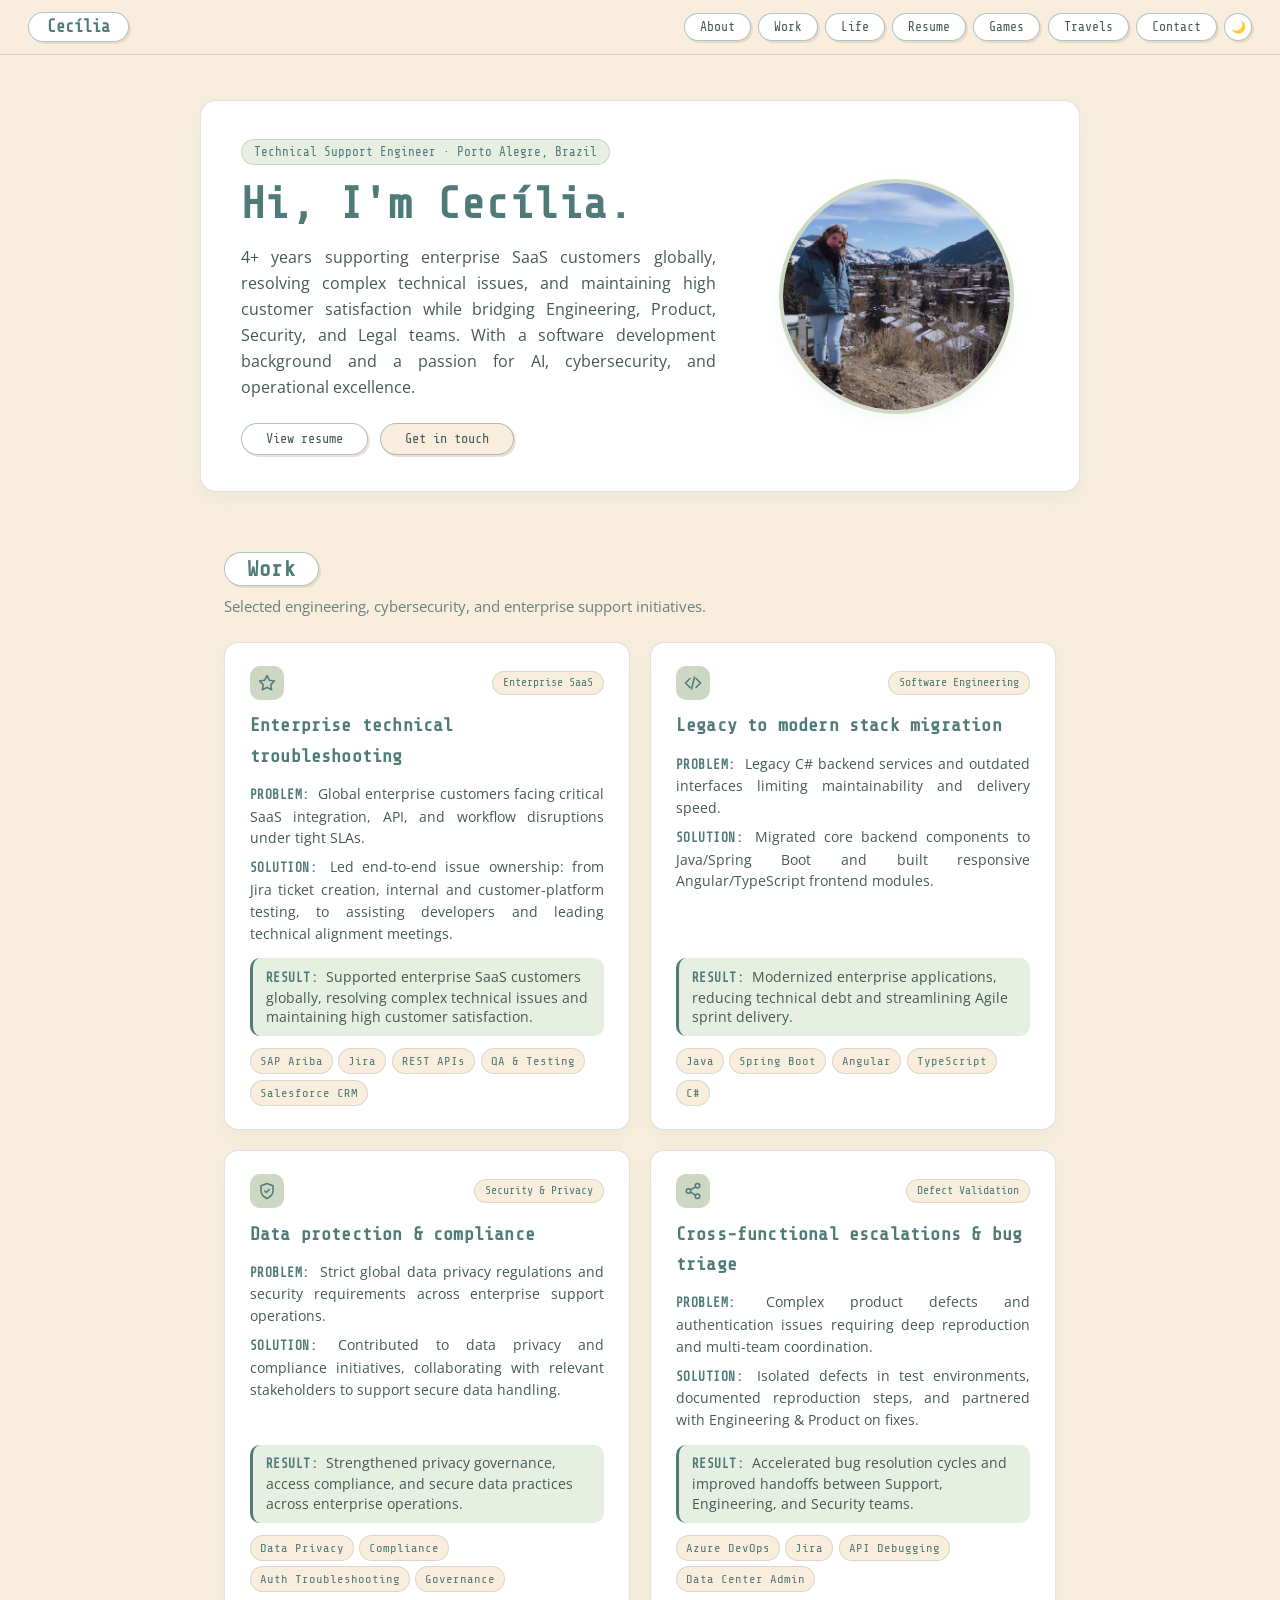
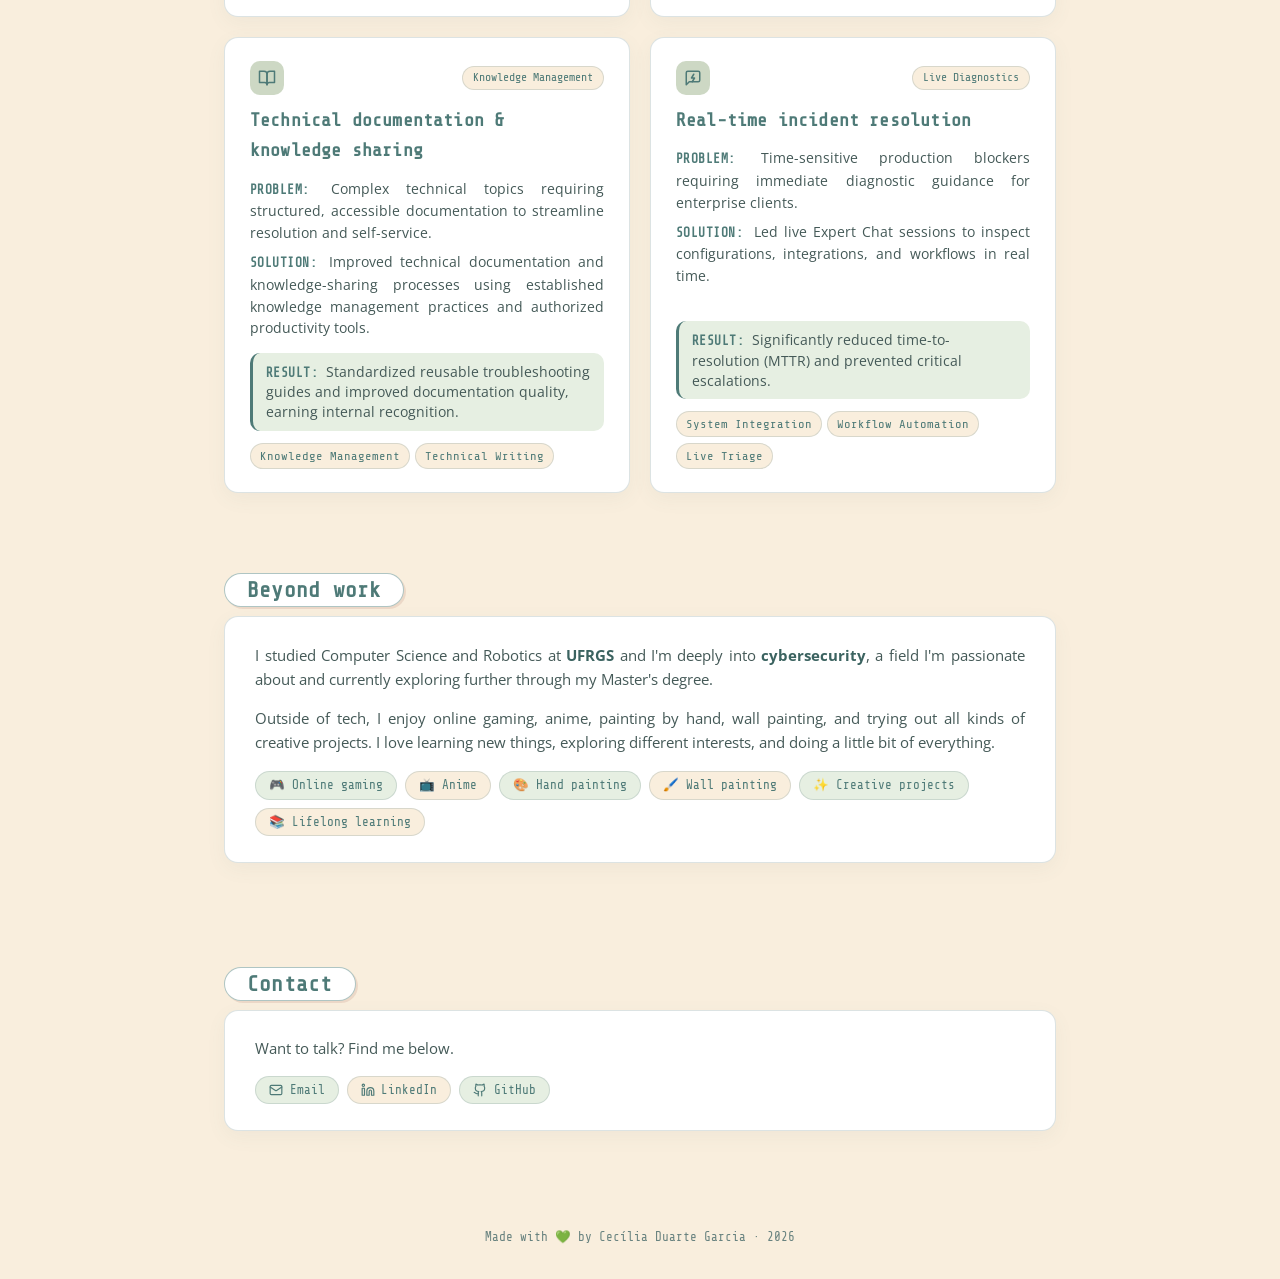
<file: index.html>
<!DOCTYPE html>
<html lang="en">
<head>
  <meta charset="UTF-8" />
  <meta name="viewport" content="width=device-width, initial-scale=1.0" />
  <title>Cecília Duarte Garcia · Technical Support Engineer</title>
  <link rel="icon" type="image/svg+xml" href="favicon.svg" />
  <link rel="preconnect" href="https://fonts.googleapis.com" />
  <link rel="preconnect" href="https://fonts.gstatic.com" crossorigin />
  <link href="https://fonts.googleapis.com/css2?family=Open+Sans:ital,wght@0,400;0,600;0,700;0,800;1,400&display=swap" rel="stylesheet" />
  <link rel="stylesheet" href="style.css" />
</head>
<body>
  <div class="fundo-gradiente"></div>

  <header class="topo">
    <a href="index.html" class="logo">Cecília</a>
    <nav>
      <a href="#about">About</a>
      <a href="#work">Work</a>
      <a href="#life">Life</a>
      <a href="curriculo.html">Resume</a>
      <a href="jogos.html">Games</a>
      <a href="viagens.html">Travels</a>
      <a href="#contact">Contact</a>
      <button id="tema" class="btn-tema" aria-label="Alternar tema claro/escuro">🌙</button>
    </nav>
  </header>

  <!-- Sobre mim -->
  <section id="about" class="hero">
    <div class="hero-grid">
      <div class="hero-texto">
        <p class="eyebrow">Technical Support Engineer · Porto Alegre, Brazil</p>
        <h1>Hi, I'm Cecília.</h1>
        <p class="resumo">
          4+ years supporting enterprise SaaS customers globally, resolving complex
          technical issues, and maintaining high customer satisfaction while bridging
          Engineering, Product, Security, and Legal teams. With a software development
          background and a passion for AI, cybersecurity, and operational excellence.
        </p>
        <div class="hero-botoes">
          <a href="curriculo.html" class="botao">View resume</a>
          <a href="#contact" class="botao botao-secundario">Get in touch</a>
        </div>
      </div>
      <img src="fotos/perfil.jpg" alt="Cecília in front of Sun Valley, Idaho" class="hero-foto" />
    </div>
  </section>

  <!-- Work -->
  <section id="work" class="secao">
    <h2>Work</h2>
    <p class="secao-intro">Selected engineering, cybersecurity, and enterprise support initiatives.</p>
    <div class="grade-projetos">
      <article class="card">
        <div class="card-cabecalho-icone">
          <span class="work-icone" aria-hidden="true">
            <svg viewBox="0 0 24 24" fill="none" stroke="currentColor" stroke-width="2" stroke-linecap="round" stroke-linejoin="round"><polygon points="12 2 15.09 8.26 22 9.27 17 14.14 18.18 21.02 12 17.77 5.82 21.02 7 14.14 2 9.27 8.91 8.26 12 2"/></svg>
          </span>
          <span class="tag">Enterprise SaaS</span>
        </div>
        <h3>Enterprise technical troubleshooting</h3>
        <ul class="work-detalhes">
          <li><span class="work-label">Problem:</span> Global enterprise customers facing critical SaaS integration, API, and workflow disruptions under tight SLAs.</li>
          <li><span class="work-label">Solution:</span> Led end-to-end issue ownership: from Jira ticket creation, internal and customer-platform testing, to assisting developers and leading technical alignment meetings.</li>
        </ul>
        <div class="work-resultado">
          <span class="work-label">Result:</span> Supported enterprise SaaS customers globally, resolving complex technical issues and maintaining high customer satisfaction.
        </div>
        <div class="work-stack">
          <span>SAP Ariba</span>
          <span>Jira</span>
          <span>REST APIs</span>
          <span>QA &amp; Testing</span>
          <span>Salesforce CRM</span>
        </div>
      </article>

      <article class="card">
        <div class="card-cabecalho-icone">
          <span class="work-icone" aria-hidden="true">
            <svg viewBox="0 0 24 24" fill="none" stroke="currentColor" stroke-width="2" stroke-linecap="round" stroke-linejoin="round"><polyline points="16 18 22 12 16 6"/><polyline points="8 6 2 12 8 18"/><line x1="14" y1="4" x2="10" y2="20"/></svg>
          </span>
          <span class="tag">Software Engineering</span>
        </div>
        <h3>Legacy to modern stack migration</h3>
        <ul class="work-detalhes">
          <li><span class="work-label">Problem:</span> Legacy C# backend services and outdated interfaces limiting maintainability and delivery speed.</li>
          <li><span class="work-label">Solution:</span> Migrated core backend components to Java/Spring Boot and built responsive Angular/TypeScript frontend modules.</li>
        </ul>
        <div class="work-resultado">
          <span class="work-label">Result:</span> Modernized enterprise applications, reducing technical debt and streamlining Agile sprint delivery.
        </div>
        <div class="work-stack">
          <span>Java</span>
          <span>Spring Boot</span>
          <span>Angular</span>
          <span>TypeScript</span>
          <span>C#</span>
        </div>
      </article>

      <article class="card">
        <div class="card-cabecalho-icone">
          <span class="work-icone" aria-hidden="true">
            <svg viewBox="0 0 24 24" fill="none" stroke="currentColor" stroke-width="2" stroke-linecap="round" stroke-linejoin="round"><path d="M12 22s8-4 8-10V5l-8-3-8 3v7c0 6 8 10 8 10z"/><polyline points="9 12 11 14 15 10"/></svg>
          </span>
          <span class="tag">Security &amp; Privacy</span>
        </div>
        <h3>Data protection &amp; compliance</h3>
        <ul class="work-detalhes">
          <li><span class="work-label">Problem:</span> Strict global data privacy regulations and security requirements across enterprise support operations.</li>
          <li><span class="work-label">Solution:</span> Contributed to data privacy and compliance initiatives, collaborating with relevant stakeholders to support secure data handling.</li>
        </ul>
        <div class="work-resultado">
          <span class="work-label">Result:</span> Strengthened privacy governance, access compliance, and secure data practices across enterprise operations.
        </div>
        <div class="work-stack">
          <span>Data Privacy</span>
          <span>Compliance</span>
          <span>Auth Troubleshooting</span>
          <span>Governance</span>
        </div>
      </article>

      <article class="card">
        <div class="card-cabecalho-icone">
          <span class="work-icone" aria-hidden="true">
            <svg viewBox="0 0 24 24" fill="none" stroke="currentColor" stroke-width="2" stroke-linecap="round" stroke-linejoin="round"><circle cx="18" cy="5" r="3"/><circle cx="6" cy="12" r="3"/><circle cx="18" cy="19" r="3"/><line x1="8.59" y1="13.51" x2="15.42" y2="17.49"/><line x1="15.41" y1="6.51" x2="8.59" y2="10.49"/></svg>
          </span>
          <span class="tag">Defect Validation</span>
        </div>
        <h3>Cross-functional escalations &amp; bug triage</h3>
        <ul class="work-detalhes">
          <li><span class="work-label">Problem:</span> Complex product defects and authentication issues requiring deep reproduction and multi-team coordination.</li>
          <li><span class="work-label">Solution:</span> Isolated defects in test environments, documented reproduction steps, and partnered with Engineering &amp; Product on fixes.</li>
        </ul>
        <div class="work-resultado">
          <span class="work-label">Result:</span> Accelerated bug resolution cycles and improved handoffs between Support, Engineering, and Security teams.
        </div>
        <div class="work-stack">
          <span>Azure DevOps</span>
          <span>Jira</span>
          <span>API Debugging</span>
          <span>Data Center Admin</span>
        </div>
      </article>

      <article class="card">
        <div class="card-cabecalho-icone">
          <span class="work-icone" aria-hidden="true">
            <svg viewBox="0 0 24 24" fill="none" stroke="currentColor" stroke-width="2" stroke-linecap="round" stroke-linejoin="round"><path d="M2 3h6a4 4 0 0 1 4 4v14a3 3 0 0 0-3-3H2z"/><path d="M22 3h-6a4 4 0 0 0-4 4v14a3 3 0 0 1 3-3h7z"/></svg>
          </span>
          <span class="tag">Knowledge Management</span>
        </div>
        <h3>Technical documentation &amp; knowledge sharing</h3>
        <ul class="work-detalhes">
          <li><span class="work-label">Problem:</span> Complex technical topics requiring structured, accessible documentation to streamline resolution and self-service.</li>
          <li><span class="work-label">Solution:</span> Improved technical documentation and knowledge-sharing processes using established knowledge management practices and authorized productivity tools.</li>
        </ul>
        <div class="work-resultado">
          <span class="work-label">Result:</span> Standardized reusable troubleshooting guides and improved documentation quality, earning internal recognition.
        </div>
        <div class="work-stack">
          <span>Knowledge Management</span>
          <span>Technical Writing</span>
        </div>
      </article>

      <article class="card">
        <div class="card-cabecalho-icone">
          <span class="work-icone" aria-hidden="true">
            <svg viewBox="0 0 24 24" fill="none" stroke="currentColor" stroke-width="2" stroke-linecap="round" stroke-linejoin="round"><path d="M21 15a2 2 0 0 1-2 2H7l-4 4V5a2 2 0 0 1 2-2h14a2 2 0 0 1 2 2z"/><path d="M13 7l-3 5h4l-3 5"/></svg>
          </span>
          <span class="tag">Live Diagnostics</span>
        </div>
        <h3>Real-time incident resolution</h3>
        <ul class="work-detalhes">
          <li><span class="work-label">Problem:</span> Time-sensitive production blockers requiring immediate diagnostic guidance for enterprise clients.</li>
          <li><span class="work-label">Solution:</span> Led live Expert Chat sessions to inspect configurations, integrations, and workflows in real time.</li>
        </ul>
        <div class="work-resultado">
          <span class="work-label">Result:</span> Significantly reduced time-to-resolution (MTTR) and prevented critical escalations.
        </div>
        <div class="work-stack">
          <span>System Integration</span>
          <span>Workflow Automation</span>
          <span>Live Triage</span>
        </div>
      </article>
    </div>
  </section>

  <!-- Vida pessoal -->
  <section id="life" class="secao">
    <h2>Beyond work</h2>
    <div class="texto">
      <p>
        I studied Computer Science and Robotics at <strong>UFRGS</strong> and I'm
        deeply into <strong>cybersecurity</strong>, a field I'm passionate about
        and currently exploring further through my Master's degree.
      </p>
      <p>
        Outside of tech, I enjoy online gaming, anime, painting by hand, wall
        painting, and trying out all kinds of creative projects. I love learning
        new things, exploring different interests, and doing a little bit of
        everything.
      </p>
      <div class="chips">
        <span class="chip">🎮 Online gaming</span>
        <span class="chip">📺 Anime</span>
        <span class="chip">🎨 Hand painting</span>
        <span class="chip">🖌️ Wall painting</span>
        <span class="chip">✨ Creative projects</span>
        <span class="chip">📚 Lifelong learning</span>
      </div>
    </div>
  </section>

  <!-- Contato -->
  <section id="contact" class="secao">
    <h2>Contact</h2>
    <div class="texto">
      <p>Want to talk? Find me below.</p>
      <div class="chips links-contato">
        <a href="mailto:cecilia.duarte.garcia@gmail.com" class="chip">
          <svg width="14" height="14" viewBox="0 0 24 24" fill="none" stroke="currentColor" stroke-width="2" stroke-linecap="round" stroke-linejoin="round" aria-hidden="true"><rect x="2" y="4" width="20" height="16" rx="2"/><path d="m22 7-8.97 5.7a1.94 1.94 0 0 1-2.06 0L2 7"/></svg>
          Email
        </a>
        <a href="https://www.linkedin.com/in/ceciliadgarcia/" target="_blank" rel="noopener" class="chip">
          <svg width="14" height="14" viewBox="0 0 24 24" fill="none" stroke="currentColor" stroke-width="2" stroke-linecap="round" stroke-linejoin="round" aria-hidden="true"><path d="M16 8a6 6 0 0 1 6 6v7h-4v-7a2 2 0 0 0-2-2 2 2 0 0 0-2 2v7h-4v-7a6 6 0 0 1 6-6z"/><rect x="2" y="9" width="4" height="12"/><circle cx="4" cy="4" r="2"/></svg>
          LinkedIn
        </a>
        <a href="https://github.com/Ceciliadg" target="_blank" rel="noopener" class="chip">
          <svg width="14" height="14" viewBox="0 0 24 24" fill="none" stroke="currentColor" stroke-width="2" stroke-linecap="round" stroke-linejoin="round" aria-hidden="true"><path d="M15 22v-4a4.8 4.8 0 0 0-1-3.5c3 0 6-2 6-5.5.08-1.25-.27-2.48-1-3.5.28-1.15.28-2.35 0-3.5 0 0-1 0-3 1.5-2.64-.5-5.36-.5-8 0C6 2 5 2 5 2c-.3 1.15-.3 2.35 0 3.5A5.403 5.403 0 0 0 4 9c0 3.5 3 5.5 6 5.5-.39.49-.68 1.05-.85 1.65-.17.6-.22 1.23-.15 1.85v4"/><path d="M9 18c-4.51 2-5-2-7-2"/></svg>
          GitHub
        </a>
      </div>
    </div>
  </section>

  <footer>
    <p>Made with 💚 by Cecília Duarte Garcia · 2026</p>
  </footer>

  <script src="script.js"></script>
</body>
</html>
</file>
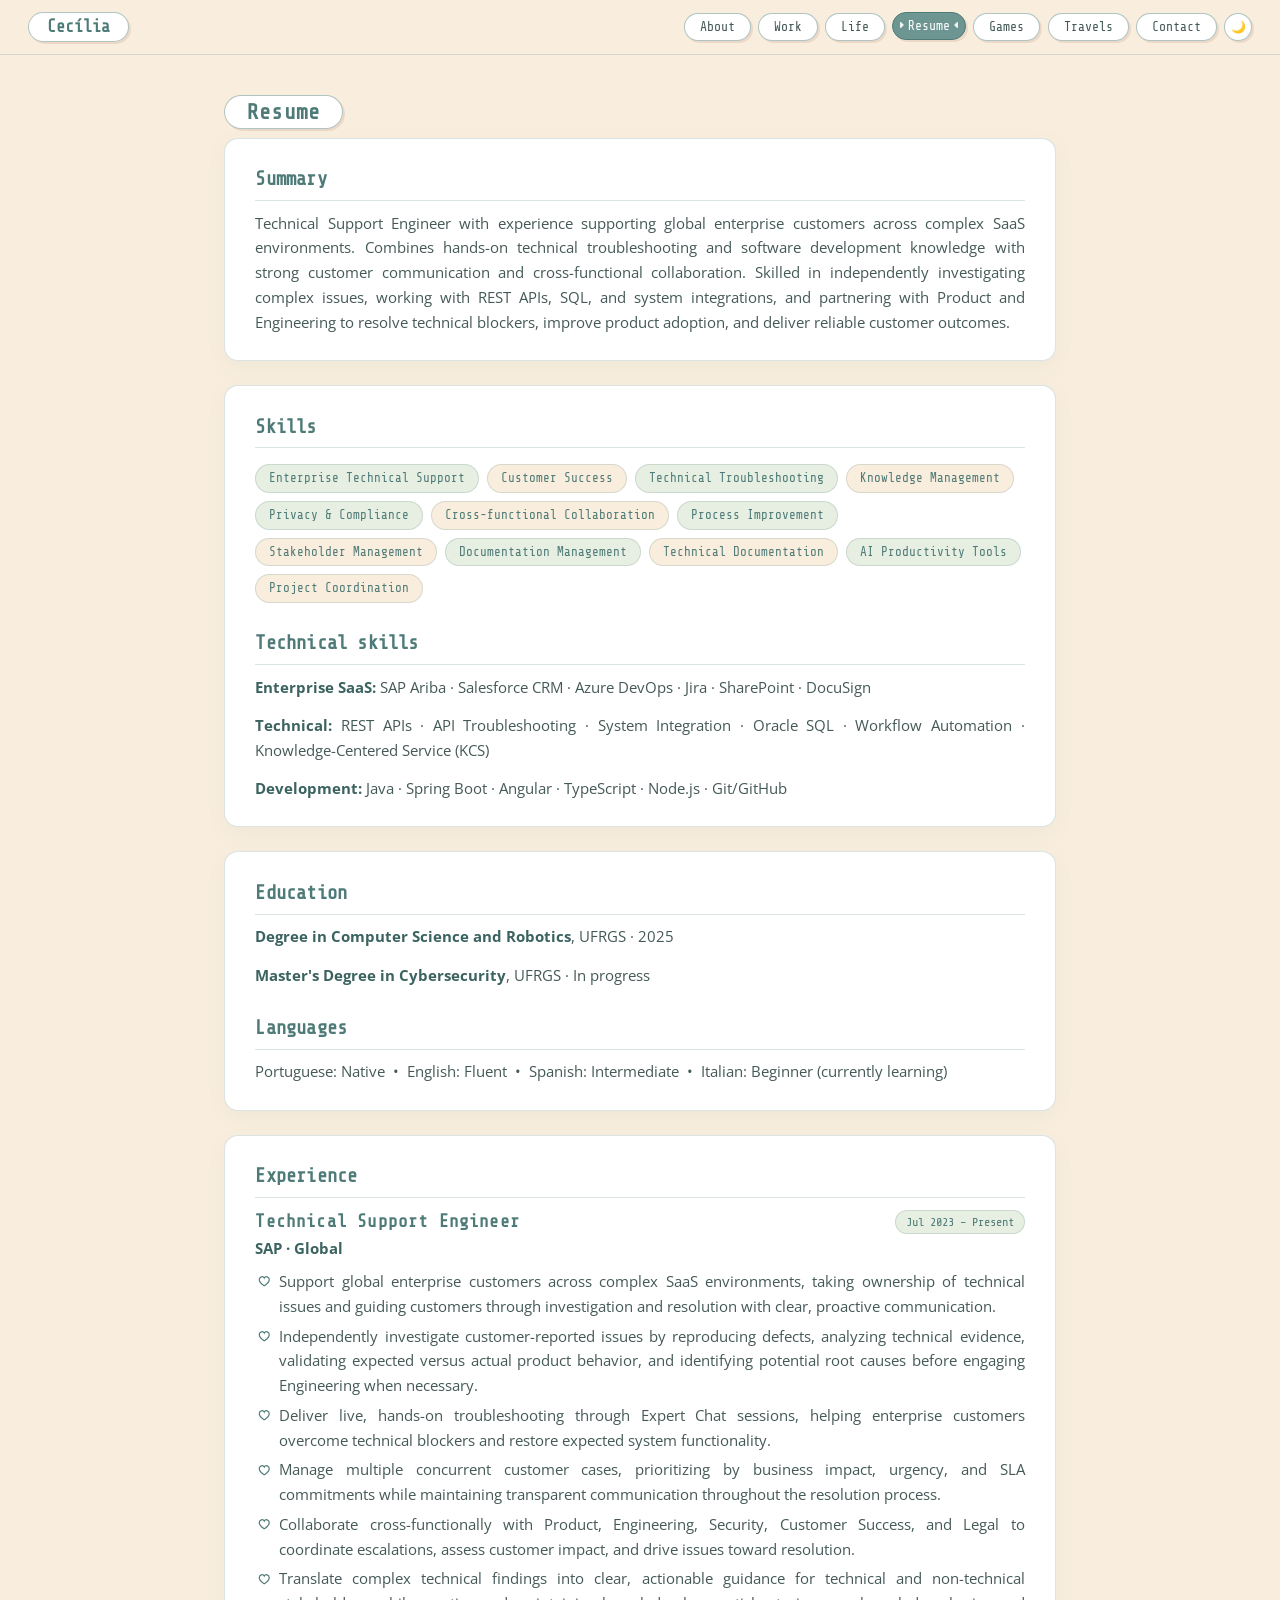
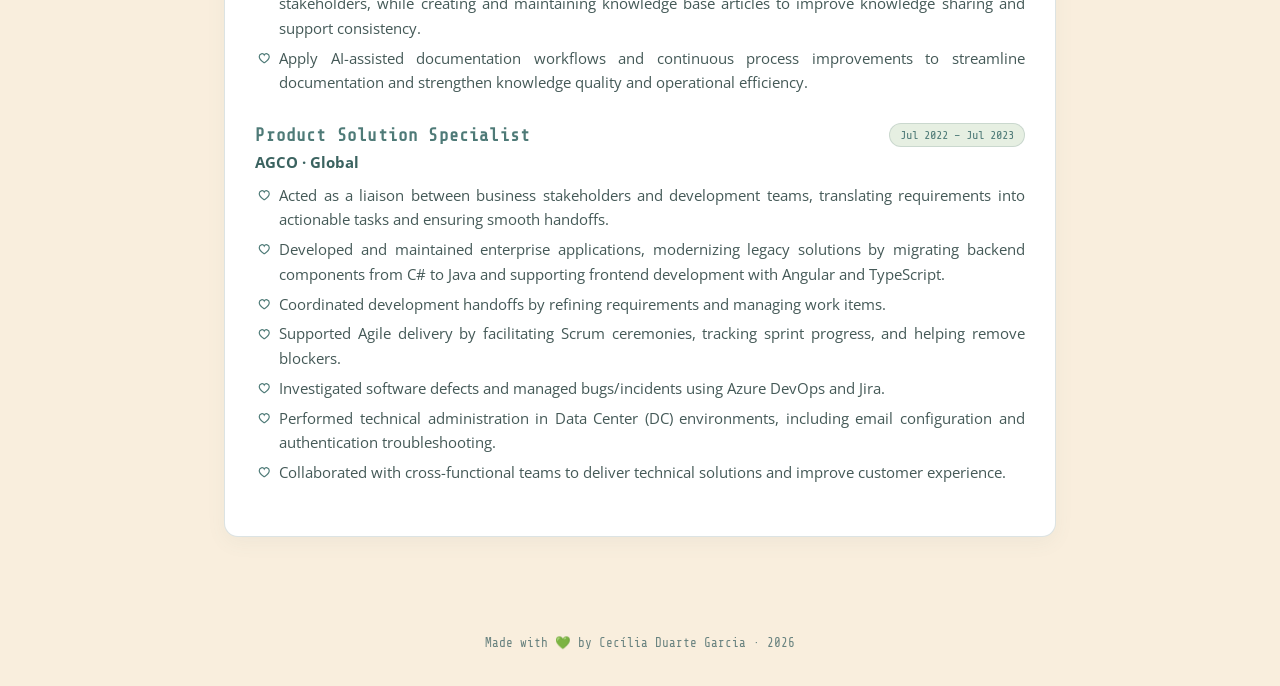
<file: curriculo.html>
<!DOCTYPE html>
<html lang="en">
<head>
  <meta charset="UTF-8" />
  <meta name="viewport" content="width=device-width, initial-scale=1.0" />
  <title>Resume · Cecília Duarte Garcia</title>
  <link rel="icon" type="image/svg+xml" href="favicon.svg" />
  <link rel="preconnect" href="https://fonts.googleapis.com" />
  <link rel="preconnect" href="https://fonts.gstatic.com" crossorigin />
  <link href="https://fonts.googleapis.com/css2?family=Open+Sans:ital,wght@0,400;0,600;0,700;0,800;1,400&display=swap" rel="stylesheet" />
  <link rel="stylesheet" href="style.css" />
</head>
<body>
  <div class="fundo-gradiente"></div>

  <header class="topo">
    <a href="index.html" class="logo">Cecília</a>
    <nav>
      <a href="index.html#about">About</a>
      <a href="index.html#work">Work</a>
      <a href="index.html#life">Life</a>
      <a href="curriculo.html" class="ativo">Resume</a>
      <a href="jogos.html">Games</a>
      <a href="viagens.html">Travels</a>
      <a href="index.html#contact">Contact</a>
      <button id="tema" class="btn-tema" aria-label="Alternar tema claro/escuro">🌙</button>
    </nav>
  </header>

  <section class="secao cv">
    <h2>Resume</h2>

    <div class="texto">
      <h3 class="cv-titulo">Summary</h3>
      <p>
        Technical Support Engineer with experience supporting global enterprise
        customers across complex SaaS environments. Combines hands-on technical
        troubleshooting and software development knowledge with strong customer
        communication and cross-functional collaboration. Skilled in independently
        investigating complex issues, working with REST APIs, SQL, and system
        integrations, and partnering with Product and Engineering to resolve
        technical blockers, improve product adoption, and deliver reliable customer
        outcomes.
      </p>
    </div>

    <div class="texto">
      <h3 class="cv-titulo">Skills</h3>
      <div class="chips">
        <span class="chip">Enterprise Technical Support</span>
        <span class="chip">Customer Success</span>
        <span class="chip">Technical Troubleshooting</span>
        <span class="chip">Knowledge Management</span>
        <span class="chip">Privacy &amp; Compliance</span>
        <span class="chip">Cross-functional Collaboration</span>
        <span class="chip">Process Improvement</span>
        <span class="chip">Stakeholder Management</span>
        <span class="chip">Documentation Management</span>
        <span class="chip">Technical Documentation</span>
        <span class="chip">AI Productivity Tools</span>
        <span class="chip">Project Coordination</span>
      </div>

      <h3 class="cv-titulo">Technical skills</h3>
      <p><strong>Enterprise SaaS:</strong> SAP Ariba · Salesforce CRM · Azure DevOps · Jira · SharePoint · DocuSign</p>
      <p><strong>Technical:</strong> REST APIs · API Troubleshooting · System Integration · Oracle SQL · Workflow Automation · Knowledge-Centered Service (KCS)</p>
      <p><strong>Development:</strong> Java · Spring Boot · Angular · TypeScript · Node.js · Git/GitHub</p>
    </div>

    <div class="texto">
      <h3 class="cv-titulo">Education</h3>
      <p><strong>Degree in Computer Science and Robotics</strong>, UFRGS · 2025</p>
      <p><strong>Master's Degree in Cybersecurity</strong>, UFRGS · In progress</p>

      <h3 class="cv-titulo">Languages</h3>
      <p>Portuguese: Native &nbsp;•&nbsp; English: Fluent &nbsp;•&nbsp; Spanish: Intermediate &nbsp;•&nbsp; Italian: Beginner (currently learning)</p>
    </div>

    <div class="texto">
      <h3 class="cv-titulo">Experience</h3>

      <div class="exp">
        <div class="exp-cabecalho">
          <h4>Technical Support Engineer</h4>
          <span class="exp-data">Jul 2023 – Present</span>
        </div>
        <p class="exp-empresa">SAP · Global</p>
        <ul>
          <li>Support global enterprise customers across complex SaaS environments, taking ownership of technical issues and guiding customers through investigation and resolution with clear, proactive communication.</li>
          <li>Independently investigate customer-reported issues by reproducing defects, analyzing technical evidence, validating expected versus actual product behavior, and identifying potential root causes before engaging Engineering when necessary.</li>
          <li>Deliver live, hands-on troubleshooting through Expert Chat sessions, helping enterprise customers overcome technical blockers and restore expected system functionality.</li>
          <li>Manage multiple concurrent customer cases, prioritizing by business impact, urgency, and SLA commitments while maintaining transparent communication throughout the resolution process.</li>
          <li>Collaborate cross-functionally with Product, Engineering, Security, Customer Success, and Legal to coordinate escalations, assess customer impact, and drive issues toward resolution.</li>
          <li>Translate complex technical findings into clear, actionable guidance for technical and non-technical stakeholders, while creating and maintaining knowledge base articles to improve knowledge sharing and support consistency.</li>
          <li>Apply AI-assisted documentation workflows and continuous process improvements to streamline documentation and strengthen knowledge quality and operational efficiency.</li>
        </ul>
      </div>

      <div class="exp">
        <div class="exp-cabecalho">
          <h4>Product Solution Specialist</h4>
          <span class="exp-data">Jul 2022 – Jul 2023</span>
        </div>
        <p class="exp-empresa">AGCO · Global</p>
        <ul>
          <li>Acted as a liaison between business stakeholders and development teams, translating requirements into actionable tasks and ensuring smooth handoffs.</li>
          <li>Developed and maintained enterprise applications, modernizing legacy solutions by migrating backend components from C# to Java and supporting frontend development with Angular and TypeScript.</li>
          <li>Coordinated development handoffs by refining requirements and managing work items.</li>
          <li>Supported Agile delivery by facilitating Scrum ceremonies, tracking sprint progress, and helping remove blockers.</li>
          <li>Investigated software defects and managed bugs/incidents using Azure DevOps and Jira.</li>
          <li>Performed technical administration in Data Center (DC) environments, including email configuration and authentication troubleshooting.</li>
          <li>Collaborated with cross-functional teams to deliver technical solutions and improve customer experience.</li>
        </ul>
      </div>
    </div>
  </section>

  <footer>
    <p>Made with 💚 by Cecília Duarte Garcia · 2026</p>
  </footer>

  <script src="script.js"></script>
</body>
</html>
</file>
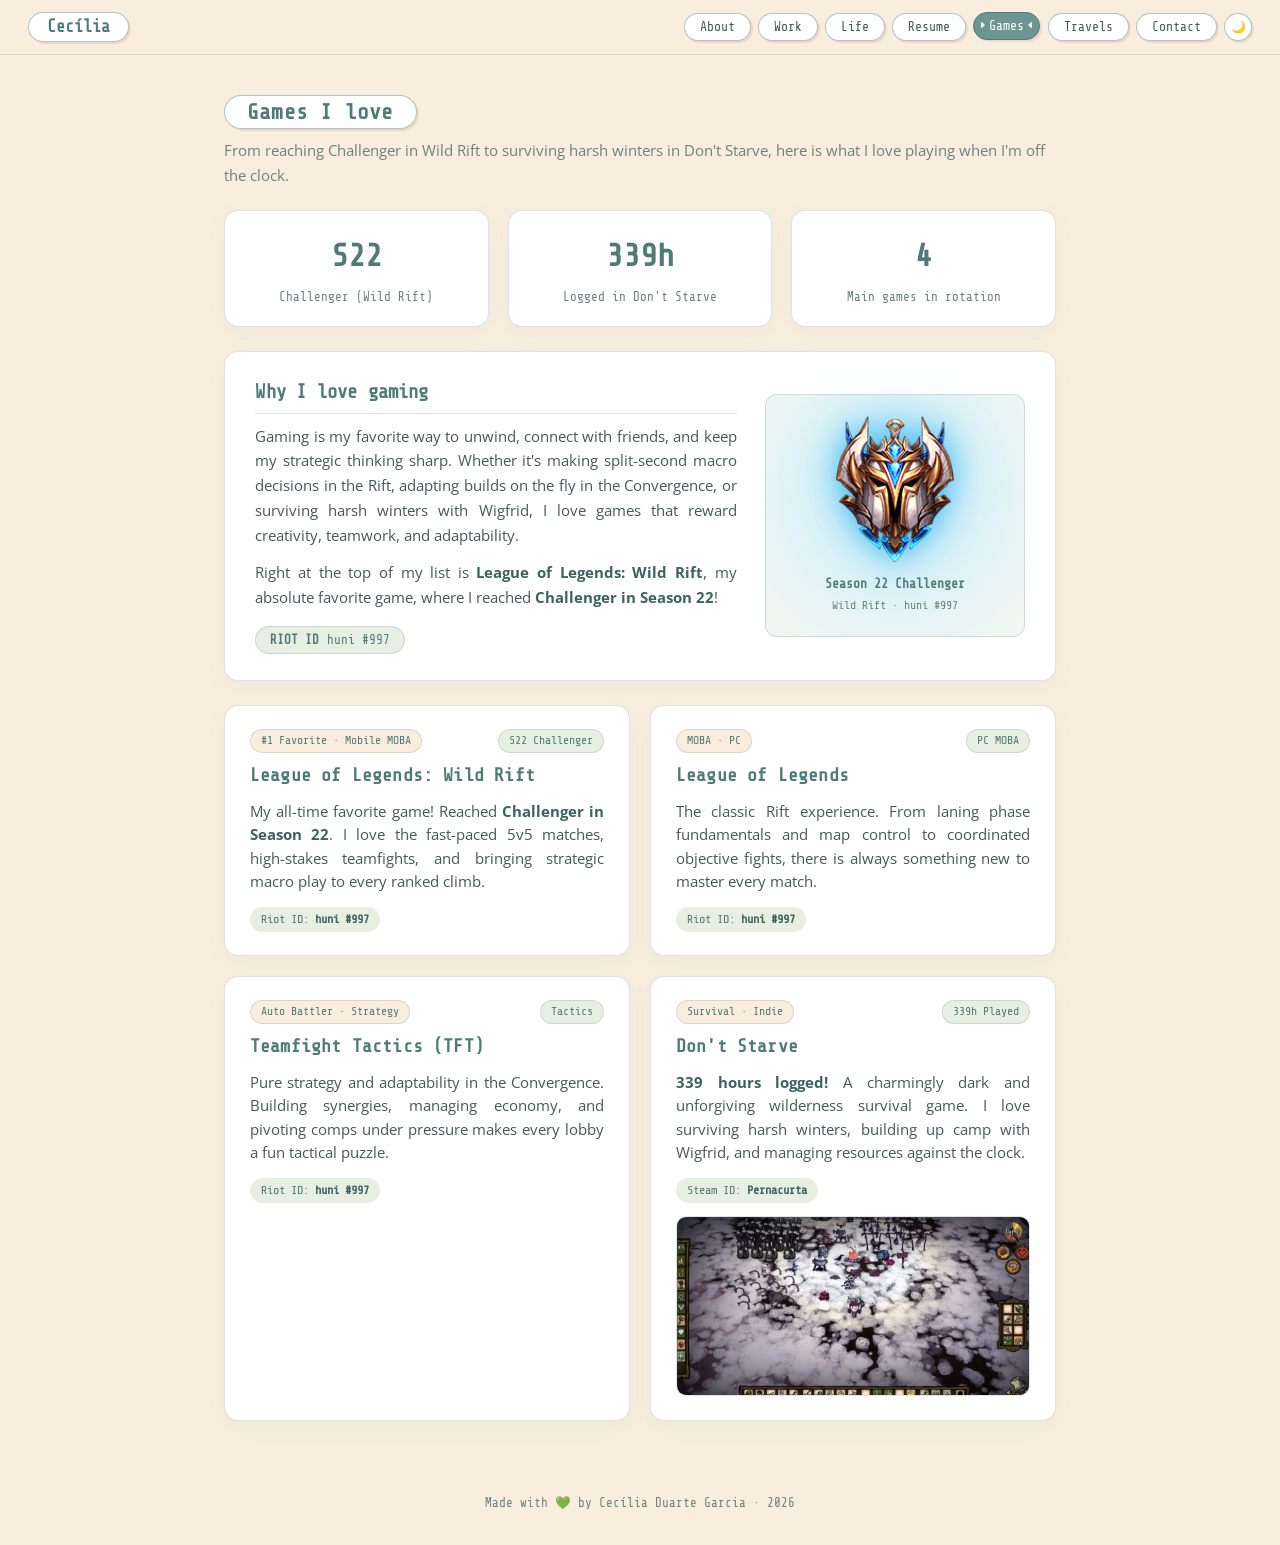
<file: jogos.html>
<!DOCTYPE html>
<html lang="en">
<head>
  <meta charset="UTF-8" />
  <meta name="viewport" content="width=device-width, initial-scale=1.0" />
  <title>Games · Cecília Duarte Garcia</title>
  <link rel="icon" type="image/svg+xml" href="favicon.svg" />
  <link rel="preconnect" href="https://fonts.googleapis.com" />
  <link rel="preconnect" href="https://fonts.gstatic.com" crossorigin />
  <link href="https://fonts.googleapis.com/css2?family=Open+Sans:ital,wght@0,400;0,600;0,700;0,800;1,400&display=swap" rel="stylesheet" />
  <link rel="stylesheet" href="style.css" />
</head>
<body>
  <div class="fundo-gradiente"></div>

  <header class="topo">
    <a href="index.html" class="logo">Cecília</a>
    <nav>
      <a href="index.html#about">About</a>
      <a href="index.html#work">Work</a>
      <a href="index.html#life">Life</a>
      <a href="curriculo.html">Resume</a>
      <a href="jogos.html" class="ativo">Games</a>
      <a href="viagens.html">Travels</a>
      <a href="index.html#contact">Contact</a>
      <button id="tema" class="btn-tema" aria-label="Alternar tema claro/escuro">🌙</button>
    </nav>
  </header>

  <section class="secao">
    <h2>Games I love</h2>
    <p class="secao-intro">From reaching Challenger in Wild Rift to surviving harsh winters in Don't Starve, here is what I love playing when I'm off the clock.</p>

    <!-- Painel de estatísticas -->
    <div class="stats">
      <div class="stat">
        <span class="stat-num">S22</span>
        <span class="stat-label">Challenger (Wild Rift)</span>
      </div>
      <div class="stat">
        <span class="stat-num">339h</span>
        <span class="stat-label">Logged in Don't Starve</span>
      </div>
      <div class="stat">
        <span class="stat-num">4</span>
        <span class="stat-label">Main games in rotation</span>
      </div>
    </div>

    <!-- Painel com Gamer Tags + PNG do Elo com efeito Claro/Escuro -->
    <div class="gamer-painel">
      <div>
        <h3 class="cv-titulo">Why I love gaming</h3>
        <p>
          Gaming is my favorite way to unwind, connect with friends, and keep my
          strategic thinking sharp. Whether it's making split-second macro decisions
          in the Rift, adapting builds on the fly in the Convergence, or surviving
          harsh winters with Wigfrid, I love games that reward creativity,
          teamwork, and adaptability.
        </p>
        <p style="margin-top: 0.8rem;">
          Right at the top of my list is <strong>League of Legends: Wild Rift</strong>,
          my absolute favorite game, where I reached <strong>Challenger in Season 22</strong>!
        </p>

        <div class="nick-lista">
          <span class="nick-badge" title="Riot ID (Wild Rift, LoL &amp; TFT)">
            <span class="nick-plataforma">Riot ID</span> huni #997
          </span>
        </div>
      </div>

      <!-- PNG recortado do elo Challenger (penúltimo) com efeito Claro / Escuro -->
      <div class="arte-tema-box" title="Toggle the theme button (🌙/☀️) in the top menu to see the glow effect!">
        <img src="fotos/rank-5.png" alt="Season 22 Challenger Rank Emblem" class="rank-png" />
        <span class="arte-titulo">Season 22 Challenger</span>
        <span class="arte-sub">Wild Rift · huni #997</span>
      </div>
    </div>

    <div class="grade-projetos">
      <article class="card">
        <div class="card-topo">
          <span class="tag">#1 Favorite · Mobile MOBA</span>
          <span class="horas-badge">S22 Challenger</span>
        </div>
        <h3>League of Legends: Wild Rift</h3>
        <p>
          My all-time favorite game! Reached <strong>Challenger in Season 22</strong>.
          I love the fast-paced 5v5 matches, high-stakes teamfights, and bringing
          strategic macro play to every ranked climb.
        </p>
        <p class="card-nick">Riot ID: <strong>huni #997</strong></p>
      </article>

      <article class="card">
        <div class="card-topo">
          <span class="tag">MOBA · PC</span>
          <span class="horas-badge">PC MOBA</span>
        </div>
        <h3>League of Legends</h3>
        <p>
          The classic Rift experience. From laning phase fundamentals and map
          control to coordinated objective fights, there is always something new
          to master every match.
        </p>
        <p class="card-nick">Riot ID: <strong>huni #997</strong></p>
      </article>

      <article class="card">
        <div class="card-topo">
          <span class="tag">Auto Battler · Strategy</span>
          <span class="horas-badge">Tactics</span>
        </div>
        <h3>Teamfight Tactics (TFT)</h3>
        <p>
          Pure strategy and adaptability in the Convergence. Building synergies,
          managing economy, and pivoting comps under pressure makes every lobby a
          fun tactical puzzle.
        </p>
        <p class="card-nick">Riot ID: <strong>huni #997</strong></p>
      </article>

      <article class="card">
        <div class="card-topo">
          <span class="tag">Survival · Indie</span>
          <span class="horas-badge">339h Played</span>
        </div>
        <h3>Don't Starve</h3>
        <p>
          <strong>339 hours logged!</strong> A charmingly dark and unforgiving
          wilderness survival game. I love surviving harsh winters, building up
          camp with Wigfrid, and managing resources against the clock.
        </p>
        <p class="card-nick">Steam ID: <strong>Pernacurta</strong></p>
        <img src="fotos/dont-starve.jpg" alt="Don't Starve winter base on Day 25 playing as Wigfrid" class="card-print" loading="lazy" />
      </article>
    </div>
  </section>

  <footer>
    <p>Made with 💚 by Cecília Duarte Garcia · 2026</p>
  </footer>

  <script src="script.js"></script>
</body>
</html>
</file>
<file: style.css>
/* ==========================================================
   PORTFÓLIO CECÍLIA DUARTE GARCIA · TEMA PIXELUTION REFINADO
   - Cores principais: Bege (#f9eedd) e tons de Verde (#588885 / #cdd8c4)
   - Tipografia pixelada/mono em todos os títulos + fonte limpa nos textos longos
   - Bordas discretas e sombras suaves
   ========================================================== */

@import url('https://fonts.googleapis.com/css2?family=Share+Tech+Mono&family=Open+Sans:ital,wght@0,400;0,500;0,600;0,700;1,400&display=swap');

:root {
  /* Bege e Verde como cores principais */
  --bg: #f9eedd;                              /* Fundo bege principal */
  --bg-secundario: #f3e5cf;                   /* Bege levemente mais quente para destaques */
  --verde-principal: #4e7a77;                 /* Verde-petróleo principal (títulos e destaques) */
  --verde-medio: #6d9692;                     /* Verde médio (hover e botões ativos) */
  --verde-salvia: #cdd8c4;                    /* Verde-sálvia suave (tags e detalhes) */
  --verde-claro: #e6efe2;                     /* Verde bem clarinho (fundos de resultado/badges) */

  /* Bordas discretas e sombras bem suaves */
  --borders: rgba(109, 150, 146, 0.55);       /* Borda discreta nos botões e títulos */
  --borders-soft: rgba(131, 156, 153, 0.28);  /* Borda sutil nos cards */
  --box-shadow-suave: rgba(226, 198, 182, 0.55); /* Sombra discreta (menos rosa e menor) */
  --card-shadow: 0 6px 20px rgba(78, 122, 119, 0.06);

  /* Tipografia */
  --body-text: #445957;                       /* Texto escuro confortável para leitura */
  --muted-text: #68827f;
  --bold-text: #3b6360;                       /* Negrito em verde escuro */
  --italic-text: #7b9693;
  --headings: #4e7a77;
  --links: #3b6360;
  --links-hover: #6d9692;

  --post-bg: #ffffff;
  --selection-text: #ffffff;
  --selection-bg: #6d9692;

  --font-mono: 'Share Tech Mono', ui-monospace, monospace;
  --font-body: 'Open Sans', -apple-system, BlinkMacSystemFont, 'Segoe UI', Roboto, sans-serif;

  /* SVGs de detalhes divertidos (coração e setinhas) */
  --heart-bullet-svg: url("data:image/svg+xml,%3Csvg xmlns='http://www.w3.org/2000/svg' viewBox='0 0 24 24'%3E%3Cpath fill='none' stroke='%234e7a77' stroke-width='2.4' d='M12.89,21.353c-0.236,0.159-0.544,0.159-0.78,0 c-1.846-1.233-9.61-6.72-9.61-11.897c0-6.68,7.85-7.75,10-3.25c2.15-4.5,10-3.43,10,3.25c0,5.178-7.764,10.664-9.61,11.895V21.353z'/%3E%3C/svg%3E");
  --arrow-svg: url("data:image/svg+xml,%3Csvg xmlns='http://www.w3.org/2000/svg' viewBox='0 0 16 16'%3E%3Cpath fill='%23ffffff' d='M11.685,6.776v2.456H9.229v2.457H6.772v2.455H4.316V1.854h2.457V4.32h2.456v2.457H11.685z'/%3E%3C/svg%3E");
}

/* ===== Tema escuro (Botão da lua 🌙) ===== */
[data-theme="dark"] {
  --bg: #1f2726;
  --bg-secundario: #273130;
  --verde-principal: #a8ccc8;
  --verde-medio: #567d79;
  --verde-salvia: #334442;
  --verde-claro: #2c3b39;

  --borders: rgba(131, 168, 164, 0.45);
  --borders-soft: rgba(131, 168, 164, 0.2);
  --box-shadow-suave: rgba(12, 16, 16, 0.5);
  --card-shadow: 0 8px 24px rgba(0, 0, 0, 0.22);

  --body-text: #d5e3e1;
  --muted-text: #9eb5b2;
  --bold-text: #b8ded9;
  --italic-text: #9eb5b2;
  --headings: #b8ded9;
  --links: #b8ded9;
  --links-hover: #83a8a4;

  --post-bg: #26302f;
}

* {
  margin: 0;
  padding: 0;
  box-sizing: border-box;
}

::selection {
  color: var(--selection-text);
  background: var(--selection-bg);
}

::-webkit-scrollbar {
  width: 6px;
  height: 6px;
}
::-webkit-scrollbar-track {
  background-color: var(--bg);
}
::-webkit-scrollbar-thumb {
  border-radius: 6px;
  background-color: var(--verde-medio);
}

html {
  background-color: var(--bg);
  scroll-behavior: smooth;
}

/* Fonte limpa (Open Sans) nos textos longos */
body {
  font-family: var(--font-body);
  font-size: 15px;
  line-height: 1.65;
  color: var(--body-text);
  background-color: var(--bg);
  overflow-x: hidden;
  transition: background-color 0.3s ease, color 0.3s ease;
}

.fundo-gradiente {
  display: none;
}

b, strong {
  color: var(--bold-text);
  font-weight: 700;
}

i, em {
  color: var(--italic-text);
}

/* Tipografia pixelada/mono preservada em TODOS os títulos */
h1, h2, h3, h4, h5, h6 {
  color: var(--headings);
  font-family: var(--font-mono);
  font-weight: 700;
  letter-spacing: 0.01em;
}

a {
  color: var(--links);
  text-decoration: underline;
  transition: all 0.15s ease;
}

a:hover {
  color: var(--links-hover);
}

/* ===== MENU SUPERIOR EM LINHA ÚNICA (Bordas discretas e sombra suave) ===== */
.topo {
  position: sticky;
  top: 0;
  z-index: 20;
  display: flex;
  justify-content: space-between;
  align-items: center;
  gap: 1rem;
  padding: 12px 28px;
  background-color: rgba(249, 238, 221, 0.92);
  backdrop-filter: blur(8px);
  border-bottom: 1px solid var(--borders-soft);
}

[data-theme="dark"] .topo {
  background-color: rgba(31, 39, 38, 0.92);
}

.logo {
  flex: none;
  display: inline-block;
  padding: 0 18px;
  line-height: 28px;
  font-family: var(--font-mono);
  font-weight: 700;
  font-size: 1.05rem;
  text-decoration: none;
  border-radius: 24px;
  color: var(--headings);
  background-color: var(--post-bg);
  border: 1.5px solid var(--borders);
  box-shadow: 2px 2px 0 var(--box-shadow-suave);
  transition: all 0.15s ease;
}

.logo:hover {
  color: #ffffff;
  background-color: var(--verde-medio);
  border-color: var(--verde-principal);
  transform: translateY(-1px);
}

.topo nav {
  display: flex;
  align-items: center;
  gap: 0.45rem;
  flex-wrap: nowrap;
}

.topo nav a {
  flex: none;
  position: relative;
  display: inline-block;
  padding: 0 15px;
  line-height: 26px;
  font-family: var(--font-mono);
  font-size: 13px;
  text-decoration: none;
  white-space: nowrap;
  border-radius: 24px;
  color: var(--body-text);
  background-color: var(--post-bg);
  border: 1.5px solid var(--borders);
  box-shadow: 2px 2px 0 var(--box-shadow-suave);
  transition: all 0.15s ease;
}

.topo nav a::before,
.topo nav a::after {
  content: '';
  position: absolute;
  opacity: 0;
  top: 8px;
  width: 8px;
  height: 8px;
  background: #ffffff;
  -webkit-mask: var(--arrow-svg);
  mask: var(--arrow-svg);
}

.topo nav a::before {
  left: 5px;
}

.topo nav a::after {
  right: 5px;
  transform: scaleX(-1);
}

.topo nav a:hover,
.topo nav a.ativo {
  color: #ffffff;
  background-color: var(--verde-medio);
  border-color: var(--verde-principal);
  transform: translateY(-1px);
}

.topo nav a:hover::before,
.topo nav a:hover::after,
.topo nav a.ativo::before,
.topo nav a.ativo::after {
  opacity: 1;
}

/* Botão divertido de tema com a lua 🌙 */
.btn-tema {
  flex: none;
  width: 28px;
  height: 28px;
  border-radius: 50%;
  color: var(--body-text);
  background-color: var(--post-bg);
  border: 1.5px solid var(--borders);
  box-shadow: 2px 2px 0 var(--box-shadow-suave);
  cursor: pointer;
  font-size: 12px;
  line-height: 24px;
  text-align: center;
  transition: all 0.15s ease;
}

.btn-tema:hover {
  transform: translateY(-1px) scale(1.05);
  background-color: var(--verde-salvia);
}

/* ===== HERO (Foto pessoal + Título pixelado em destaque + Texto limpo) ===== */
.hero {
  display: flex;
  align-items: center;
  justify-content: center;
  padding: 2.8rem 1.5rem 1.2rem;
}

.hero-grid {
  position: relative;
  display: grid;
  grid-template-columns: 1.25fr 0.75fr;
  gap: 2.4rem;
  align-items: center;
  max-width: 880px;
  width: 100%;
  background-color: var(--post-bg);
  color: var(--body-text);
  padding: 2.3rem 2.5rem;
  border-radius: 16px;
  border: 1px solid var(--borders-soft);
  box-shadow: var(--card-shadow);
}

.eyebrow {
  display: inline-block;
  padding: 2px 12px;
  font-family: var(--font-mono);
  font-size: 12.5px;
  border-radius: 999px;
  color: var(--headings);
  background-color: var(--verde-claro);
  border: 1px solid var(--borders-soft);
  margin-bottom: 0.85rem;
}

/* Título com a tipografia pixelada do Pixelution e maior hierarquia */
.hero-texto h1 {
  font-family: var(--font-mono);
  font-size: clamp(2.1rem, 3.8vw, 2.75rem);
  line-height: 1.15;
  margin-bottom: 0.9rem;
  color: var(--headings);
}

.resumo {
  font-family: var(--font-body);
  font-size: 0.97rem;
  line-height: 1.68;
  margin-bottom: 1.4rem;
  text-align: justify;
  hyphens: auto;
  -webkit-hyphens: auto;
  color: var(--body-text);
}

.hero-foto {
  width: 100%;
  max-width: 235px;
  margin: 0 auto;
  aspect-ratio: 1 / 1;
  object-fit: cover;
  object-position: center 22%;
  border-radius: 50%;
  border: 4px solid var(--verde-salvia);
  box-shadow: var(--card-shadow);
}

.hero-botoes {
  display: flex;
  gap: 0.75rem;
  flex-wrap: wrap;
}

.botao {
  position: relative;
  display: inline-block;
  padding: 0 24px;
  line-height: 30px;
  font-family: var(--font-mono);
  font-size: 13.5px;
  text-decoration: none;
  border-radius: 24px;
  color: var(--body-text);
  background-color: var(--post-bg);
  border: 1.5px solid var(--borders);
  box-shadow: 2px 2px 0 var(--box-shadow-suave);
  transition: all 0.15s ease;
}

.botao::before,
.botao::after {
  content: '';
  position: absolute;
  opacity: 0;
  top: 9px;
  width: 9px;
  height: 9px;
  background: #ffffff;
  -webkit-mask: var(--arrow-svg);
  mask: var(--arrow-svg);
}

.botao::before {
  left: 8px;
}

.botao::after {
  right: 8px;
  transform: scaleX(-1);
}

.botao:hover {
  color: #ffffff;
  background-color: var(--verde-medio);
  border-color: var(--verde-principal);
  transform: translateY(-1px);
}

.botao:hover::before,
.botao:hover::after {
  opacity: 1;
}

.botao-secundario {
  background-color: var(--bg);
}

/* ===== SEÇÕES GERAIS ===== */
.secao {
  max-width: 880px;
  margin: 0 auto;
  padding: 2.5rem 1.5rem;
}

/* Títulos de seção com fonte pixelada, borda discreta e sombra suave */
.secao h2 {
  display: inline-block;
  padding: 2px 22px;
  line-height: 28px;
  margin-bottom: 0.55rem;
  font-family: var(--font-mono);
  font-size: 1.35rem;
  border-radius: 24px;
  color: var(--headings);
  background-color: var(--post-bg);
  border: 1.5px solid var(--borders);
  box-shadow: 2px 2px 0 var(--box-shadow-suave);
}

.secao-intro {
  display: block;
  margin-bottom: 1.4rem;
  font-size: 0.95rem;
  color: var(--muted-text);
}

.texto {
  background-color: var(--post-bg);
  color: var(--body-text);
  padding: 1.6rem 1.9rem;
  border-radius: 14px;
  border: 1px solid var(--borders-soft);
  box-shadow: var(--card-shadow);
  margin-bottom: 1.5rem;
  text-align: justify;
  hyphens: auto;
  -webkit-hyphens: auto;
}

.texto p + p {
  margin-top: 0.85rem;
}

/* ===== CARDS DE PROJETOS (Com resultados técnicos concretos em destaque) ===== */
.grade-projetos {
  display: grid;
  grid-template-columns: repeat(auto-fit, minmax(340px, 1fr));
  gap: 1.25rem;
}

.grade-jogos {
  grid-template-columns: repeat(auto-fit, minmax(340px, 1fr));
}

.card {
  display: flex;
  flex-direction: column;
  background-color: var(--post-bg);
  color: var(--body-text);
  padding: 1.45rem 1.55rem;
  border-radius: 14px;
  border: 1px solid var(--borders-soft);
  box-shadow: var(--card-shadow);
  transition: transform 0.18s ease, border-color 0.18s ease;
}

.card:hover {
  transform: translateY(-2px);
  border-color: var(--borders);
}

/* Subtítulos dos cards com a tipografia pixelada do Pixelution */
.card h3 {
  font-family: var(--font-mono);
  font-size: 1.15rem;
  margin: 0.45rem 0 0.6rem;
  color: var(--headings);
}

.card p {
  font-family: var(--font-body);
  text-align: justify;
  hyphens: auto;
  -webkit-hyphens: auto;
  font-size: 0.92rem;
  line-height: 1.58;
}

.work-detalhes {
  list-style: none;
  margin: 0.15rem 0 0.85rem;
  padding: 0;
  display: flex;
  flex-direction: column;
  gap: 0.45rem;
  font-size: 0.9rem;
  line-height: 1.52;
}

.work-detalhes li {
  text-align: justify;
  hyphens: auto;
  -webkit-hyphens: auto;
}

.work-label {
  font-family: var(--font-mono);
  font-size: 0.8rem;
  text-transform: uppercase;
  letter-spacing: 0.04em;
  color: var(--headings);
  font-weight: 700;
  margin-right: 0.25rem;
}

/* Caixa de resultado concreto em verde claro suave */
.work-resultado {
  margin-top: auto;
  padding: 0.55rem 0.8rem;
  border-radius: 10px;
  background-color: var(--verde-claro);
  border-left: 3px solid var(--verde-principal);
  font-size: 0.86rem;
  line-height: 1.45;
  color: var(--body-text);
}

.work-stack {
  display: flex;
  flex-wrap: wrap;
  gap: 0.35rem;
  margin-top: 0.75rem;
}

.work-stack span {
  font-family: var(--font-mono);
  font-size: 0.76rem;
  padding: 2px 9px;
  border-radius: 999px;
  background-color: var(--bg);
  color: var(--headings);
  border: 1px solid var(--borders-soft);
}

.card .card-nick {
  text-align: left;
  margin-top: 0.85rem;
  padding: 3px 11px;
  border-radius: 999px;
  background-color: var(--verde-claro);
  color: var(--headings);
  font-family: var(--font-mono);
  font-size: 12px;
  align-self: flex-start;
}

.card-cabecalho-icone {
  display: flex;
  align-items: center;
  justify-content: space-between;
  gap: 0.65rem;
  margin-bottom: 0.2rem;
}

.work-icone {
  flex: none;
  display: inline-flex;
  align-items: center;
  justify-content: center;
  width: 34px;
  height: 34px;
  border-radius: 10px;
  background-color: var(--verde-salvia);
  color: var(--headings);
}

.work-icone svg {
  width: 18px;
  height: 18px;
}

.tag {
  display: inline-block;
  font-family: var(--font-mono);
  font-size: 11.5px;
  padding: 1px 10px;
  line-height: 20px;
  border-radius: 999px;
  background-color: var(--bg);
  color: var(--headings);
  border: 1px solid var(--borders-soft);
}

/* ===== CHIPS (Em tons de verde-sálvia e bege) ===== */
.chips {
  display: flex;
  flex-wrap: wrap;
  gap: 0.5rem;
  margin-top: 1rem;
}

.chip {
  font-family: var(--font-mono);
  font-size: 12.5px;
  padding: 3px 13px;
  border-radius: 999px;
  background-color: var(--verde-claro);
  color: var(--headings);
  border: 1px solid var(--borders-soft);
}

.chip:nth-child(even) {
  background-color: var(--bg);
}

/* ===== CURRÍCULO ===== */
.cv-titulo {
  font-family: var(--font-mono);
  margin-bottom: 0.6rem;
  font-size: 1.2rem;
  color: var(--headings);
  padding-bottom: 4px;
  border-bottom: 1px solid var(--borders-soft);
}

.texto .cv-titulo:not(:first-child) {
  margin-top: 1.6rem;
}

.exp {
  margin-bottom: 1.6rem;
}

.exp-cabecalho {
  display: flex;
  justify-content: space-between;
  flex-wrap: wrap;
  align-items: center;
  margin-top: 0.4rem;
}

.exp-cabecalho h4 {
  font-family: var(--font-mono);
  font-size: 1.1rem;
  color: var(--headings);
}

.exp-data {
  font-family: var(--font-mono);
  font-size: 12px;
  padding: 1px 10px;
  line-height: 20px;
  border-radius: 999px;
  color: var(--headings);
  background-color: var(--verde-claro);
  border: 1px solid var(--borders-soft);
}

.exp-empresa {
  font-weight: 700;
  color: var(--bold-text);
  margin-bottom: 0.5rem;
}

.exp ul {
  list-style: none;
  padding-left: 0;
}

.exp li {
  position: relative;
  margin: 5px 0;
  padding: 0 0 0 24px;
  text-align: justify;
  hyphens: auto;
  -webkit-hyphens: auto;
}

.exp li::before {
  content: '';
  position: absolute;
  left: 3px;
  top: 0.42em;
  width: 0.8em;
  height: 0.8em;
  background-color: var(--headings);
  -webkit-mask: var(--heart-bullet-svg);
  mask: var(--heart-bullet-svg);
}

/* ===== ESTATÍSTICAS (Travels & Games) ===== */
.stats {
  display: grid;
  grid-template-columns: repeat(auto-fit, minmax(150px, 1fr));
  gap: 1.2rem;
  margin-bottom: 1.5rem;
}

.stat {
  background-color: var(--post-bg);
  color: var(--body-text);
  padding: 1.15rem 0.8rem;
  border-radius: 14px;
  border: 1px solid var(--borders-soft);
  box-shadow: var(--card-shadow);
  text-align: center;
}

.stat-num {
  display: block;
  font-family: var(--font-mono);
  font-size: 2rem;
  font-weight: 700;
  color: var(--headings);
}

.stat-label {
  font-family: var(--font-mono);
  font-size: 12.5px;
  color: var(--muted-text);
}

/* ===== GLOBO RETRÔ INTERATIVO (Travels) ===== */
.globo-painel {
  display: grid;
  grid-template-columns: 1fr 1fr;
  gap: 1.8rem;
  align-items: center;
  background-color: var(--post-bg);
  color: var(--body-text);
  padding: 1.6rem 1.9rem;
  border-radius: 14px;
  border: 1px solid var(--borders-soft);
  box-shadow: var(--card-shadow);
  margin-bottom: 1.6rem;
  text-align: justify;
  hyphens: auto;
  -webkit-hyphens: auto;
}

.globo-canvas-wrap {
  display: flex;
  flex-direction: column;
  align-items: center;
  justify-content: center;
  position: relative;
}

#globo-viagens {
  width: 100%;
  max-width: 310px;
  aspect-ratio: 1 / 1;
  cursor: grab;
  touch-action: none;
}

#globo-viagens:active {
  cursor: grabbing;
}

.globo-dica {
  margin-top: 0.45rem;
  font-family: var(--font-mono);
  font-size: 11.5px;
  color: var(--muted-text);
  text-align: center;
}

.globo-destinos {
  display: flex;
  flex-wrap: wrap;
  gap: 0.5rem;
  margin-top: 1rem;
}

.btn-destino {
  display: inline-flex;
  align-items: center;
  gap: 0.35rem;
  padding: 2px 13px;
  line-height: 24px;
  font-family: var(--font-mono);
  font-size: 12.5px;
  border-radius: 999px;
  color: var(--headings);
  background-color: var(--post-bg);
  border: 1.5px solid var(--borders);
  box-shadow: 2px 2px 0 var(--box-shadow-suave);
  cursor: pointer;
  transition: all 0.15s ease;
}

.btn-destino .coracao-pin {
  color: #d96b70;
  font-size: 13px;
}

.btn-destino:hover,
.btn-destino.ativo {
  color: #ffffff;
  background-color: var(--verde-medio);
  border-color: var(--verde-principal);
  transform: translateY(-1px);
}

.btn-destino:hover .coracao-pin,
.btn-destino.ativo .coracao-pin {
  color: #ffd6d8;
}

/* ===== GALERIA DE FOTOS (Travels) ===== */
.galeria {
  display: grid;
  grid-template-columns: repeat(auto-fit, minmax(195px, 1fr));
  gap: 1.15rem;
  margin-bottom: 1.5rem;
}

.galeria figure {
  margin: 0;
  background-color: var(--post-bg);
  color: var(--body-text);
  border-radius: 12px;
  border: 1px solid var(--borders-soft);
  box-shadow: var(--card-shadow);
  overflow: hidden;
}

.galeria img {
  width: 100%;
  aspect-ratio: 1 / 1;
  object-fit: cover;
  display: block;
}

.galeria figcaption {
  padding: 0.55rem 0.75rem;
  font-family: var(--font-mono);
  font-size: 12px;
  text-align: center;
  background-color: var(--post-bg);
  color: var(--body-text);
}

/* ===== CITAÇÃO ===== */
.citacao {
  position: relative;
  margin-top: 1rem;
  padding: 4px 0 4px 18px;
  font-style: italic;
  color: var(--headings);
}

.citacao::before {
  content: '';
  position: absolute;
  top: 0;
  left: 0;
  width: 3px;
  height: 100%;
  border-radius: 2px;
  background-color: var(--verde-principal);
}

.citacao + .citacao {
  margin-top: 0.9rem;
}

.citacao cite {
  display: block;
  margin-top: 0.3rem;
  font-family: var(--font-mono);
  font-size: 12px;
  font-style: normal;
  color: var(--muted-text);
}

/* ===== LINKS DE CONTATO ===== */
.links-contato {
  display: flex;
  gap: 0.5rem;
  flex-wrap: wrap;
  margin-top: 0.9rem;
}

.links-contato a.chip {
  display: inline-flex;
  align-items: center;
  gap: 0.4rem;
  text-decoration: none;
  cursor: pointer;
  transition: all 0.15s ease;
}

.links-contato a.chip svg {
  width: 14px;
  height: 14px;
  flex-shrink: 0;
}

.links-contato a.chip:hover {
  color: #ffffff;
  background-color: var(--verde-medio);
  border-color: var(--verde-principal);
  transform: translateY(-1px);
}

/* ===== RODAPÉ ===== */
footer {
  text-align: center;
  padding: 2rem;
  font-family: var(--font-mono);
  font-size: 12.5px;
  color: var(--muted-text);
}

/* ===== ABA GAMES ===== */
.gamer-painel {
  display: grid;
  grid-template-columns: 1.3fr 0.7fr;
  gap: 1.8rem;
  align-items: center;
  background-color: var(--post-bg);
  color: var(--body-text);
  padding: 1.6rem 1.9rem;
  border-radius: 14px;
  border: 1px solid var(--borders-soft);
  box-shadow: var(--card-shadow);
  margin-bottom: 1.5rem;
  text-align: justify;
  hyphens: auto;
  -webkit-hyphens: auto;
}

.nick-lista {
  display: flex;
  flex-wrap: wrap;
  gap: 0.6rem;
  margin-top: 1rem;
}

.nick-badge {
  display: inline-flex;
  align-items: center;
  gap: 0.45rem;
  font-family: var(--font-mono);
  background-color: var(--verde-claro);
  color: var(--headings);
  padding: 3px 14px;
  border-radius: 999px;
  font-size: 12.5px;
  border: 1px solid var(--borders-soft);
}

.nick-plataforma {
  font-weight: 700;
  color: var(--headings);
  text-transform: uppercase;
}

.arte-tema-box {
  display: flex;
  flex-direction: column;
  align-items: center;
  justify-content: center;
  padding: 1.3rem 1rem;
  border-radius: 12px;
  background: radial-gradient(circle at 50% 42%, rgba(56, 189, 248, 0.25), rgba(230, 239, 226, 0.5));
  border: 1px solid var(--borders-soft);
  text-align: center;
  transition: background 0.4s ease, box-shadow 0.4s ease;
}

[data-theme="dark"] .arte-tema-box {
  background: radial-gradient(circle at 50% 42%, rgba(14, 165, 233, 0.35), rgba(15, 23, 38, 0.9));
  box-shadow: 0 0 28px rgba(14, 165, 233, 0.3);
}

.rank-png {
  width: 118px;
  height: auto;
  animation: flutuar 3.8s ease-in-out infinite;
  filter: brightness(1.06)
          drop-shadow(0 0 14px rgba(14, 165, 233, 0.65))
          drop-shadow(0 0 26px rgba(56, 189, 248, 0.4));
  transition: filter 0.4s ease, transform 0.3s ease;
}

[data-theme="dark"] .rank-png {
  filter: brightness(1.04) contrast(1.1) saturate(1.15)
          drop-shadow(0 0 18px rgba(56, 189, 248, 0.95))
          drop-shadow(0 0 36px rgba(14, 165, 233, 0.75));
}

.rank-png:hover {
  transform: scale(1.08);
}

@keyframes flutuar {
  0%, 100% { transform: translateY(0); }
  50%      { transform: translateY(-6px); }
}

.arte-titulo {
  margin-top: 0.65rem;
  font-family: var(--font-mono);
  font-size: 13px;
  font-weight: 700;
  color: var(--headings);
}

.arte-sub {
  margin-top: 0.15rem;
  font-family: var(--font-mono);
  font-size: 11.5px;
  color: var(--muted-text);
}

.card-topo {
  display: flex;
  justify-content: space-between;
  align-items: center;
  gap: 0.4rem;
  flex-wrap: wrap;
}

.horas-badge {
  font-family: var(--font-mono);
  font-size: 11.5px;
  padding: 1px 10px;
  line-height: 20px;
  border-radius: 999px;
  background-color: var(--verde-claro);
  color: var(--headings);
  border: 1px solid var(--borders-soft);
}

.card-print {
  display: block;
  width: 100%;
  margin-top: 0.8rem;
  border-radius: 10px;
  border: 1px solid var(--borders-soft);
  object-fit: cover;
  max-height: 185px;
}

/* ===== RESPONSIVO (TABLET E MOBILE) ===== */
@media (max-width: 820px) {
  .topo {
    flex-direction: column;
    align-items: center;
    gap: 0.55rem;
    padding: 10px 12px;
  }
  .topo nav {
    flex-wrap: wrap;
    justify-content: center;
    gap: 0.35rem;
  }
  .topo nav a {
    padding: 0 11px;
    font-size: 12px;
    line-height: 24px;
  }
  .topo nav a::before,
  .topo nav a::after {
    display: none;
  }
}

@media (max-width: 680px) {
  body {
    font-size: 14.5px;
  }
  .hero {
    padding: 1.4rem 1rem 0.6rem;
  }
  .hero-grid {
    grid-template-columns: 1fr;
    padding: 1.4rem 1.25rem;
    gap: 1.2rem;
    text-align: center;
  }
  .hero-foto {
    max-width: 165px;
    order: -1;
  }
  .eyebrow {
    font-size: 11.5px;
    padding: 2px 10px;
    white-space: normal;
  }
  .hero-texto h1 {
    font-size: 1.85rem;
  }
  .hero-botoes {
    justify-content: center;
  }
  .secao {
    padding: 1.75rem 1rem;
  }
  .secao h2 {
    font-size: 1.2rem;
    padding: 2px 18px;
  }
  .texto,
  .card,
  .gamer-painel,
  .globo-painel {
    padding: 1.25rem 1.15rem;
  }
  .gamer-painel,
  .globo-painel {
    grid-template-columns: 1fr;
    gap: 1.25rem;
  }
  .grade-projetos,
  .grade-jogos {
    grid-template-columns: 1fr;
    gap: 1rem;
  }
  .stats {
    grid-template-columns: repeat(3, 1fr);
    gap: 0.6rem;
  }
  .stat {
    padding: 0.85rem 0.4rem;
  }
  .stat-num {
    font-size: 1.4rem;
  }
  .stat-label {
    font-size: 11px;
  }
  #globo-viagens {
    max-width: 260px;
  }
  .globo-destinos {
    justify-content: center;
  }
  .galeria {
    grid-template-columns: repeat(2, 1fr);
    gap: 0.8rem;
  }
  .exp-cabecalho {
    flex-direction: column;
    align-items: flex-start;
    gap: 0.25rem;
  }
}

@media (max-width: 400px) {
  .stats {
    grid-template-columns: 1fr;
  }
  .galeria {
    grid-template-columns: 1fr;
  }
  .hero-botoes .botao {
    width: 100%;
    text-align: center;
  }
}
</file>
